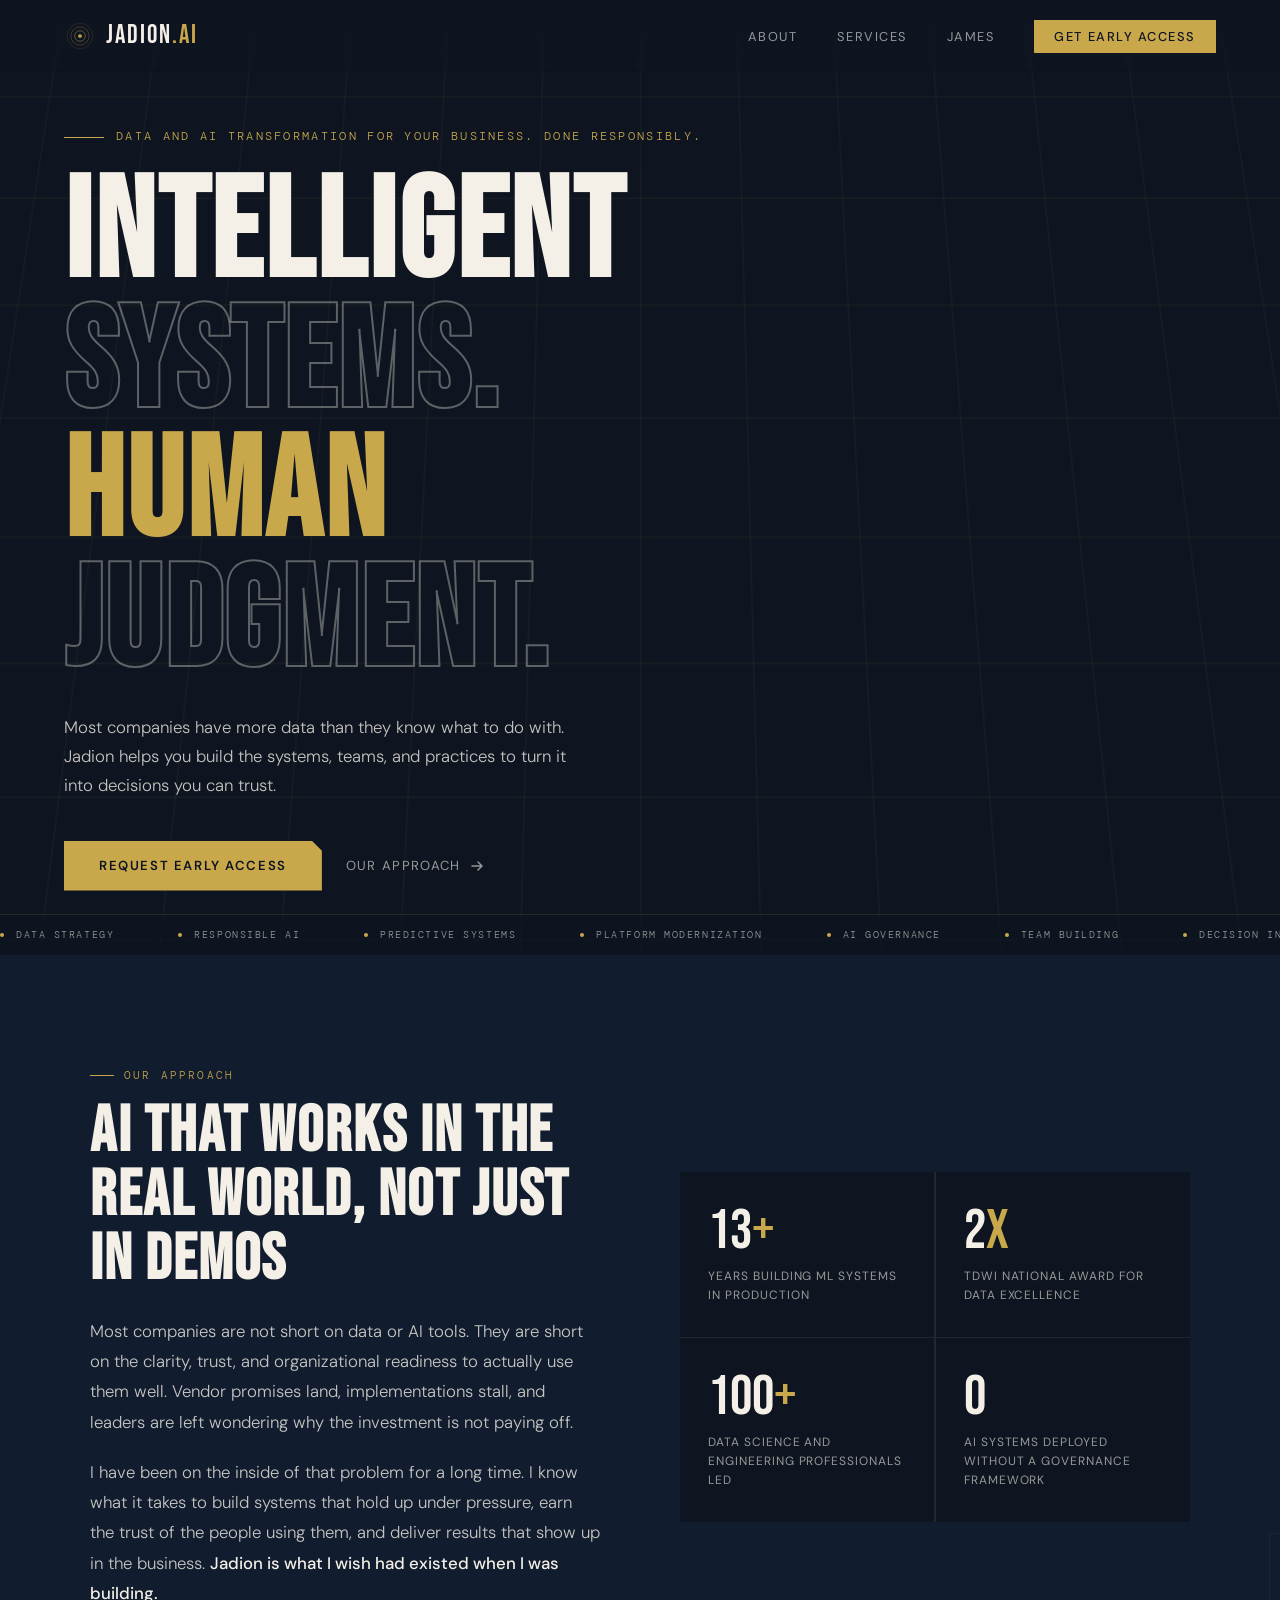
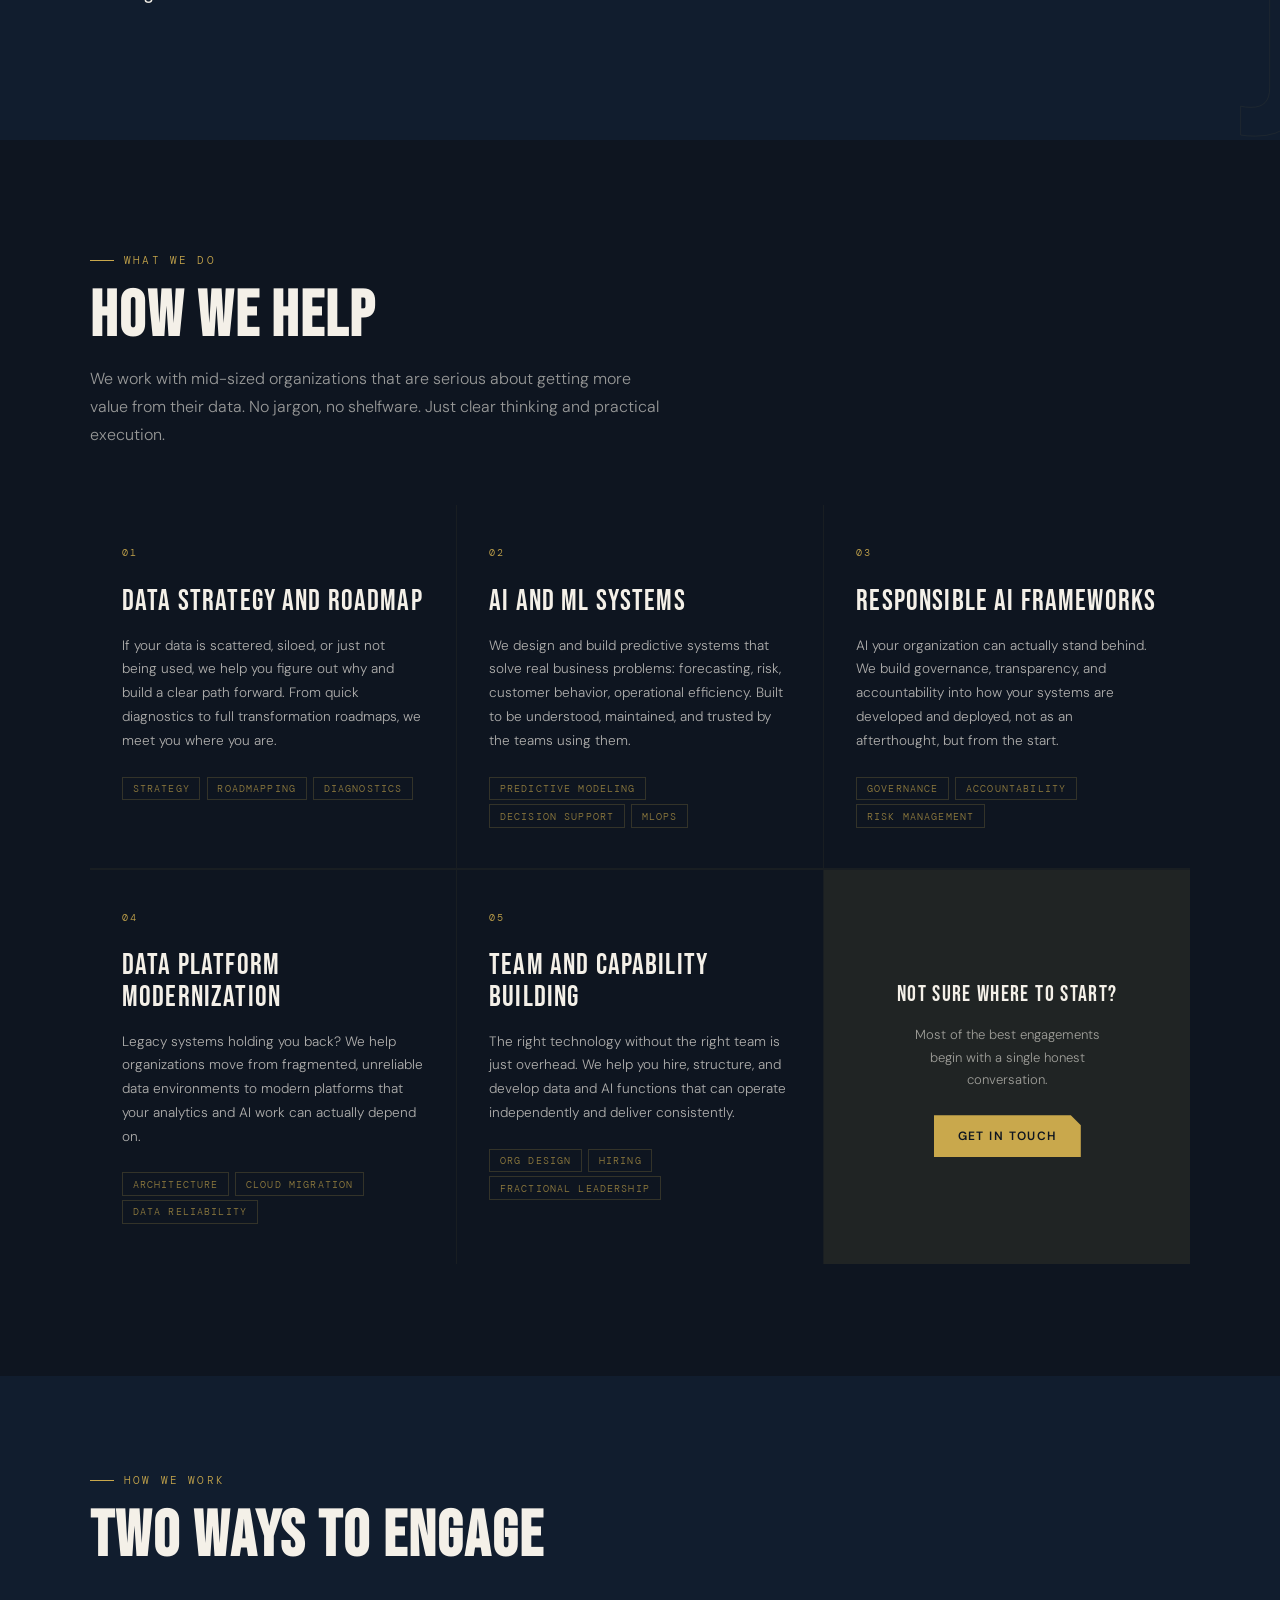
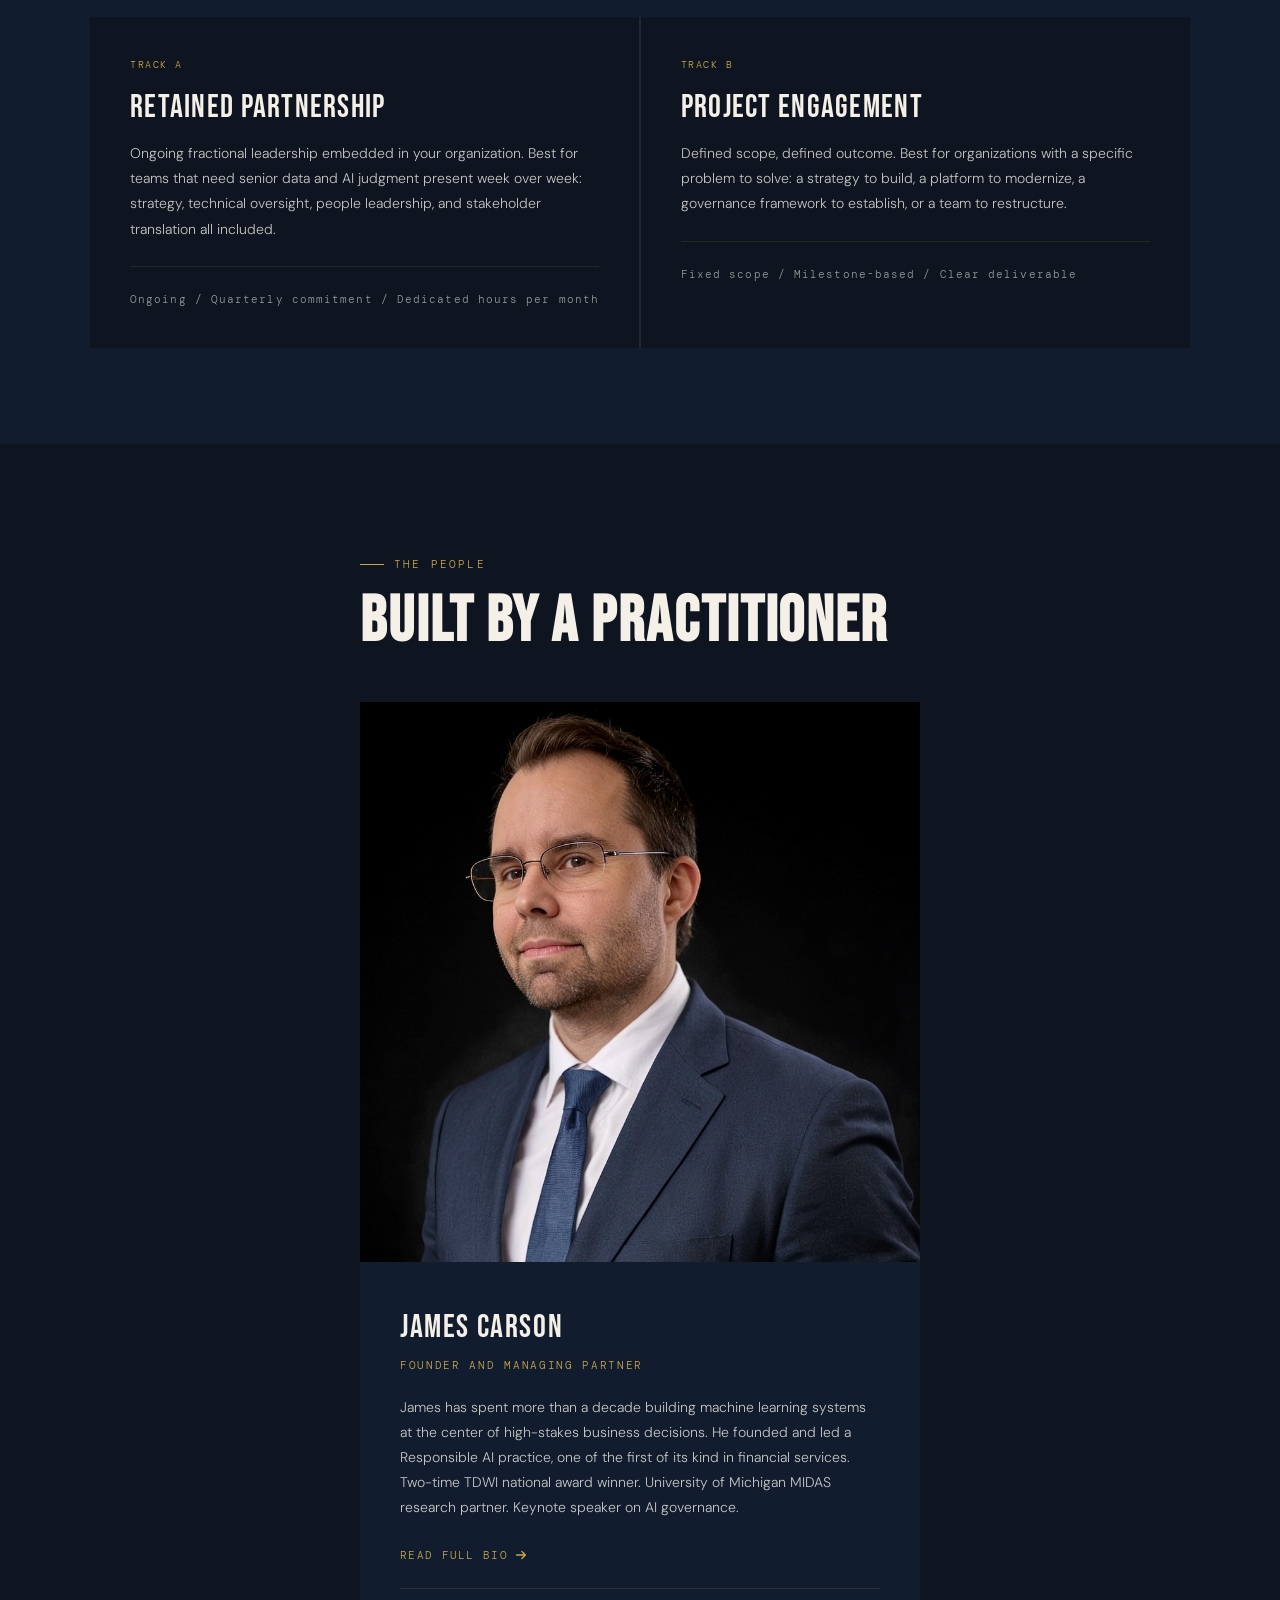
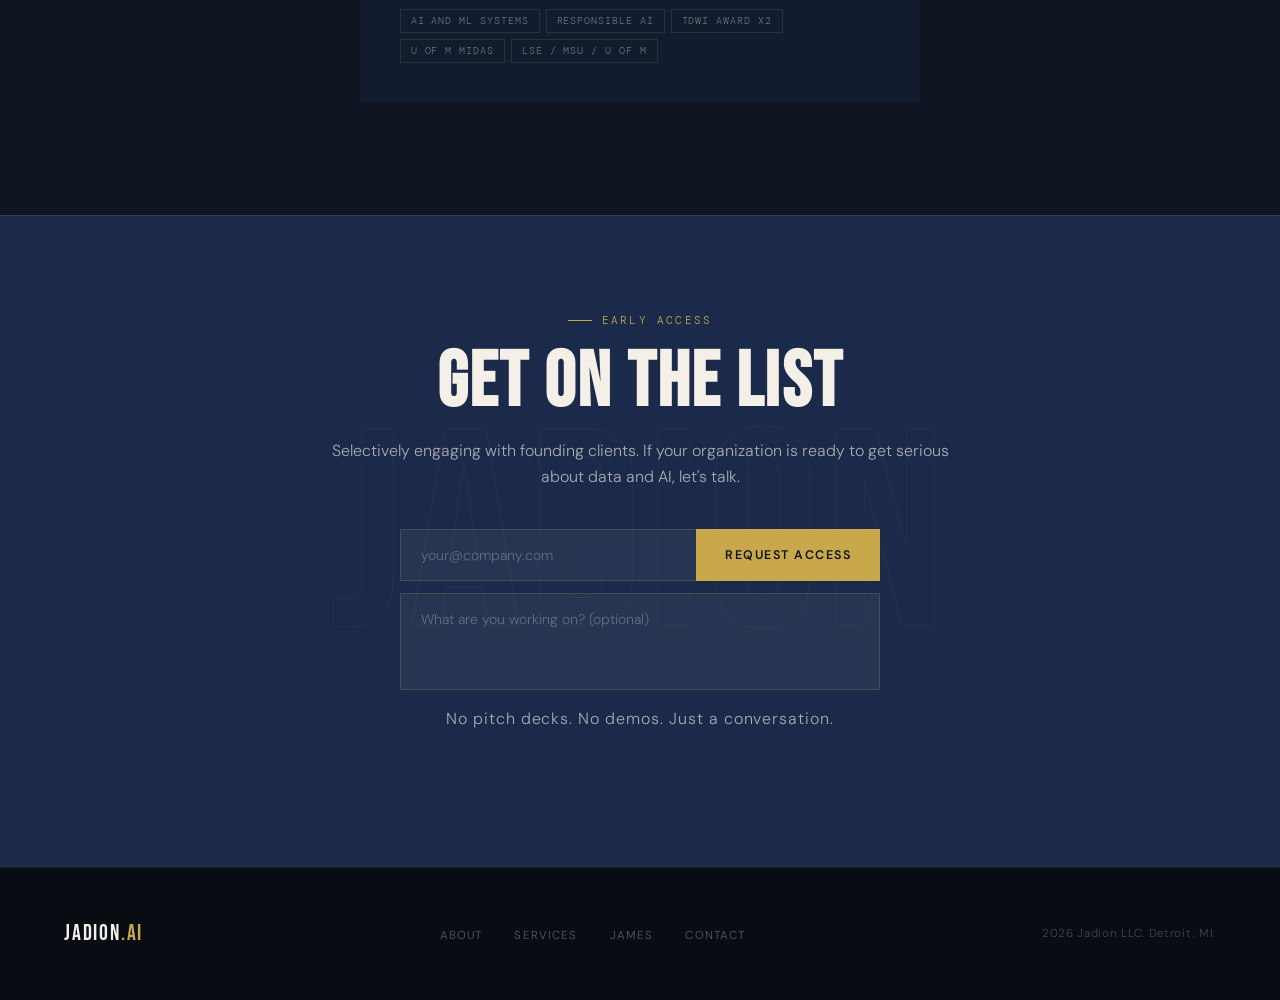
<file: index.html>
<!DOCTYPE html>
<html lang="en">
<head>
<meta charset="UTF-8">
<meta name="viewport" content="width=device-width, initial-scale=1.0">
<title>Jadion.AI</title>
<link rel="preconnect" href="https://fonts.googleapis.com">
<link href="https://fonts.googleapis.com/css2?family=Bebas+Neue&family=DM+Sans:wght@300;400;500&family=DM+Mono:wght@400;500&display=swap" rel="stylesheet">
<style>
  *, *::before, *::after { box-sizing: border-box; margin: 0; padding: 0; }

  :root {
    --bg:        #0E1520;
    --bg-mid:    #111D2E;
    --bg-light:  #1B2A4A;
    --cream:     #F4F0E8;
    --gold:      #C9A84C;
    --gold-bright:#DFC06A;
    --text-dim:  rgba(244,240,232,0.6);
    --font-display:'Bebas Neue', sans-serif;
    --font-body: 'DM Sans', sans-serif;
    --font-mono: 'DM Mono', monospace;
  }

  html { scroll-behavior: smooth; }
  body { background: var(--bg); color: var(--cream); font-family: var(--font-body); font-weight: 300; overflow-x: hidden; line-height: 1.6; }

  /* NAV */
  nav {
    position: fixed; top: 0; left: 0; right: 0; z-index: 100;
    display: flex; align-items: center; justify-content: space-between;
    padding: 1.25rem 4rem;
    background: linear-gradient(180deg, rgba(14,21,32,0.97) 0%, transparent 100%);
    backdrop-filter: blur(2px);
  }
  .nav-logo { display: flex; align-items: center; gap: 10px; text-decoration: none; }
  .nav-wordmark { font-family: var(--font-display); font-size: 1.6rem; letter-spacing: 0.08em; color: var(--cream); line-height: 1; }
  .nav-wordmark span { color: var(--gold); }
  .nav-links { display: flex; align-items: center; gap: 2.5rem; list-style: none; }
  .nav-links a { color: var(--text-dim); text-decoration: none; font-size: 0.8rem; letter-spacing: 0.12em; text-transform: uppercase; font-weight: 400; transition: color 0.2s; }
  .nav-links a:hover { color: var(--cream); }
  .nav-cta { background: var(--gold) !important; color: var(--bg) !important; padding: 0.5rem 1.25rem !important; font-weight: 500 !important; transition: background 0.2s !important; }
  .nav-cta:hover { background: var(--gold-bright) !important; }

  /* HERO */
  #hero { min-height: 100vh; display: flex; flex-direction: column; justify-content: center; padding: 8rem 4rem 4rem; position: relative; overflow: hidden; }
  .hero-bg { position: absolute; inset: 0; z-index: 0; overflow: hidden; }
  .grid-lines {
    position: absolute; inset: 0;
    background-image: linear-gradient(rgba(201,168,76,0.05) 1px, transparent 1px), linear-gradient(90deg, rgba(201,168,76,0.05) 1px, transparent 1px);
    background-size: 80px 80px;
    transform: perspective(800px) rotateX(12deg) scale(1.2); transform-origin: 50% 0%;
    animation: gridPulse 8s ease-in-out infinite;
  }
  @keyframes gridPulse { 0%,100%{opacity:0.5} 50%{opacity:1} }
  .signal-ring { position: absolute; border-radius: 50%; border: 1px solid var(--gold); opacity: 0; animation: ripple 6s ease-out infinite; }
  .signal-ring:nth-child(2){animation-delay:2s} .signal-ring:nth-child(3){animation-delay:4s}
  @keyframes ripple { 0%{width:0;height:0;top:50%;left:50%;margin:0;opacity:0.25} 100%{width:120vmax;height:120vmax;top:50%;left:50%;margin:-60vmax;opacity:0} }

  .hero-content { position: relative; z-index: 2; max-width: 900px; }
  .hero-eyebrow { font-family: var(--font-mono); font-size: 0.72rem; letter-spacing: 0.2em; text-transform: uppercase; color: var(--gold); margin-bottom: 1.5rem; opacity: 0; animation: fadeUp 0.8s 0.2s forwards; display: flex; align-items: center; gap: 12px; }
  .eyebrow-line { display: inline-block; width: 40px; height: 1px; background: var(--gold); }
  .hero-headline { font-family: var(--font-display); font-size: clamp(5rem, 11vw, 10rem); line-height: 0.92; letter-spacing: 0.02em; margin-bottom: 1.5rem; opacity: 0; animation: fadeUp 0.8s 0.4s forwards; }
  .hero-headline .solid { color: var(--cream); }
  .hero-headline .outline { color: transparent; -webkit-text-stroke: 2px rgba(244,240,232,0.35); }
  .hero-headline .accent { color: var(--gold); }
  .hero-headline .outline-accent { color: transparent; -webkit-text-stroke: 2px rgba(244,240,232,0.35); }
  .hero-sub { font-size: 1.05rem; font-weight: 300; color: rgba(244,240,232,0.8); max-width: 520px; margin-bottom: 2.5rem; opacity: 0; animation: fadeUp 0.8s 0.6s forwards; line-height: 1.75; }
  .hero-actions { display: flex; align-items: center; gap: 1.5rem; opacity: 0; animation: fadeUp 0.8s 0.8s forwards; }
  @keyframes fadeUp { from{opacity:0;transform:translateY(24px)} to{opacity:1;transform:translateY(0)} }

  .btn-primary { display: inline-block; padding: 0.9rem 2.2rem; background: var(--gold); color: var(--bg); font-family: var(--font-body); font-size: 0.82rem; font-weight: 600; letter-spacing: 0.12em; text-transform: uppercase; text-decoration: none; border: none; cursor: pointer; transition: background 0.2s, transform 0.15s; clip-path: polygon(0 0, calc(100% - 10px) 0, 100% 10px, 100% 100%, 0 100%); }
  .btn-primary:hover { background: var(--gold-bright); transform: translateY(-2px); }
  .btn-primary--sm { font-size: 0.75rem; padding: 0.7rem 1.5rem; }
  .btn-ghost { display: inline-flex; align-items: center; gap: 8px; color: var(--text-dim); font-size: 0.82rem; font-weight: 400; letter-spacing: 0.1em; text-transform: uppercase; text-decoration: none; transition: color 0.2s; cursor: pointer; background: none; border: none; }
  .btn-ghost:hover { color: var(--cream); }
  .btn-ghost svg { transition: transform 0.2s; }
  .btn-ghost:hover svg { transform: translateX(4px); }

  .hero-ticker { position: absolute; bottom: 0; left: 0; right: 0; z-index: 2; border-top: 1px solid rgba(201,168,76,0.15); overflow: hidden; padding: 0.7rem 0; background: rgba(14,21,32,0.7); }
  .ticker-track { display: flex; gap: 4rem; white-space: nowrap; animation: ticker 25s linear infinite; }
  .ticker-item { font-family: var(--font-mono); font-size: 0.65rem; letter-spacing: 0.15em; text-transform: uppercase; color: var(--text-dim); flex-shrink: 0; display: flex; align-items: center; gap: 0.75rem; }
  .ticker-dot { width: 4px; height: 4px; border-radius: 50%; background: var(--gold); flex-shrink: 0; }
  @keyframes ticker { 0%{transform:translateX(0)} 100%{transform:translateX(-50%)} }

  /* SHARED */
  section { padding: 7rem 4rem; }
  .section-label { font-family: var(--font-mono); font-size: 0.68rem; letter-spacing: 0.2em; text-transform: uppercase; color: var(--gold); margin-bottom: 1rem; display: flex; align-items: center; gap: 10px; }
  .section-label::before { content:''; display: inline-block; width: 24px; height: 1px; background: var(--gold); }
  h2 { font-family: var(--font-display); font-size: clamp(2.8rem,5vw,4.5rem); line-height: 1; letter-spacing: 0.03em; color: var(--cream); margin-bottom: 1.5rem; }

  .reveal { opacity:0; transform:translateY(32px); transition:opacity 0.7s ease,transform 0.7s ease; }
  .reveal.visible { opacity:1; transform:translateY(0); }
  .reveal-delay-1{transition-delay:0.1s} .reveal-delay-2{transition-delay:0.2s}

  /* THESIS */
  #thesis { background: var(--bg-mid); position: relative; overflow: hidden; }
  .thesis-inner { display: grid; grid-template-columns: 1fr 1fr; gap: 5rem; align-items: center; max-width: 1100px; margin: 0 auto; }
  .thesis-text p { font-size: 1.05rem; line-height: 1.8; color: rgba(244,240,232,0.8); margin-bottom: 1.25rem; }
  .thesis-text p strong { color: var(--cream); font-weight: 500; }
  .thesis-stat-grid { display: grid; grid-template-columns: 1fr 1fr; gap: 1.5px; background: rgba(201,168,76,0.08); }
  .stat-box { background: var(--bg); padding: 2rem 1.75rem; transition: background 0.2s; }
  .stat-box:hover { background: var(--bg-light); }
  .stat-number { font-family: var(--font-display); font-size: 3.5rem; line-height: 1; color: var(--cream); margin-bottom: 0.4rem; }
  .stat-number span { color: var(--gold); }
  .stat-label { font-size: 0.75rem; font-weight: 400; letter-spacing: 0.08em; text-transform: uppercase; color: var(--text-dim); }
  .thesis-number { font-family: var(--font-display); font-size: 18rem; line-height: 0.85; color: transparent; -webkit-text-stroke: 1px rgba(201,168,76,0.07); position: absolute; right: -2rem; bottom: -2rem; pointer-events: none; user-select: none; }

  /* SERVICES */
  #services { background: var(--bg); }
  .services-header-block { max-width: 1100px; margin: 0 auto; }
  .services-intro { font-size: 1rem; color: var(--text-dim); max-width: 580px; font-weight: 300; line-height: 1.75; margin-top: -0.5rem; }
  .service-cards { display: grid; grid-template-columns: repeat(3,1fr); gap: 1.5px; background: rgba(201,168,76,0.06); max-width: 1100px; margin: 3.5rem auto 0; }
  .service-card { background: var(--bg); padding: 2.5rem 2rem; position: relative; overflow: hidden; transition: background 0.3s; }
  .service-card::after { content:''; position: absolute; bottom:0;left:0;right:0; height:2px; background: var(--gold); transform:scaleX(0); transform-origin:left; transition:transform 0.3s; }
  .service-card:hover { background: var(--bg-mid); }
  .service-card:hover::after { transform:scaleX(1); }
  .service-card--cta { display:flex;flex-direction:column;justify-content:center;align-items:center;text-align:center;background:rgba(201,168,76,0.04); }
  .service-num { font-family: var(--font-mono); font-size: 0.65rem; color: var(--gold); letter-spacing: 0.15em; margin-bottom: 1.5rem; }
  .service-title { font-family: var(--font-display); font-size: 1.8rem; letter-spacing: 0.04em; color: var(--cream); margin-bottom: 1rem; line-height: 1.1; }
  .service-desc { font-size: 0.85rem; line-height: 1.75; color: rgba(244,240,232,0.7); font-weight: 300; margin-bottom: 1.25rem; }
  .service-tag { display: inline-block; font-family: var(--font-mono); font-size: 0.6rem; letter-spacing: 0.12em; text-transform: uppercase; color: rgba(201,168,76,0.7); border: 1px solid rgba(201,168,76,0.2); padding: 0.2rem 0.6rem; margin-right: 0.4rem; margin-top: 0.25rem; }
  .service-cta-title { font-family: var(--font-display); font-size: 1.4rem; letter-spacing: 0.06em; color: var(--cream); margin-bottom: 0.75rem; }
  .service-cta-desc { font-size: 0.82rem; color: var(--text-dim); line-height: 1.7; margin-bottom: 1.5rem; max-width: 220px; }

  /* ENGAGEMENT */
  #engagement { background: var(--bg-mid); padding: 6rem 4rem; }
  .engagement-header { max-width: 1100px; margin: 0 auto; }
  .engagement-grid { max-width: 1100px; margin: 3rem auto 0; display: grid; grid-template-columns: 1fr 1fr; gap: 1.5px; background: rgba(201,168,76,0.08); }
  .engagement-track { background: var(--bg); padding: 2.5rem; }
  .track-label { font-family: var(--font-mono); font-size: 0.65rem; letter-spacing: 0.15em; text-transform: uppercase; color: var(--gold); margin-bottom: 1rem; }
  .track-title { font-family: var(--font-display); font-size: 2rem; letter-spacing: 0.04em; color: var(--cream); margin-bottom: 1rem; line-height: 1.1; }
  .track-desc { font-size: 0.875rem; line-height: 1.8; color: rgba(244,240,232,0.8); font-weight: 300; }
  .track-detail { margin-top: 1.5rem; padding-top: 1.5rem; border-top: 1px solid rgba(201,168,76,0.12); font-family: var(--font-mono); font-size: 0.68rem; letter-spacing: 0.1em; color: var(--text-dim); }

  /* FOUNDER */
  #founders { background: var(--bg); padding: 7rem 4rem; }
  .founders-inner { max-width: 560px; margin: 0 auto; }
  .founder-card { background: var(--bg-mid); }
  .founder-photo { width: 100%; aspect-ratio: 1/1; object-fit: cover; object-position: center top; display: block; filter: grayscale(15%) contrast(1.05); transition: filter 0.3s; }
  .founder-card:hover .founder-photo { filter: grayscale(0%) contrast(1.05); }
  .founder-info { padding: 2.5rem; }
  .founder-name { font-family: var(--font-display); font-size: 2rem; letter-spacing: 0.05em; color: var(--cream); margin-bottom: 0.25rem; }
  .founder-role { font-family: var(--font-mono); font-size: 0.7rem; letter-spacing: 0.15em; text-transform: uppercase; color: var(--gold); margin-bottom: 1.25rem; }
  .founder-bio { font-size: 0.875rem; line-height: 1.8; color: rgba(244,240,232,0.8); margin-bottom: 1.25rem; }
  .read-more { display: inline-flex; align-items: center; gap: 6px; font-family: var(--font-mono); font-size: 0.68rem; letter-spacing: 0.12em; text-transform: uppercase; color: var(--gold); text-decoration: none; margin-bottom: 1.5rem; transition: gap 0.2s; }
  .read-more:hover { gap: 10px; }
  .founder-credentials { padding-top: 1.25rem; border-top: 1px solid rgba(201,168,76,0.12); display: flex; flex-wrap: wrap; gap: 0.4rem; }
  .cred-tag { font-family: var(--font-mono); font-size: 0.6rem; letter-spacing: 0.1em; text-transform: uppercase; color: rgba(244,240,232,0.4); border: 1px solid rgba(201,168,76,0.15); padding: 0.2rem 0.6rem; }

  /* WAITLIST */
  #waitlist { background: var(--bg-light); position: relative; overflow: hidden; padding: 6rem 4rem; border-top: 1px solid rgba(201,168,76,0.15); }
  .waitlist-bg-text { position: absolute; top:50%;left:50%; transform:translate(-50%,-50%); font-family:var(--font-display); font-size:22vw; color:transparent; -webkit-text-stroke:1px rgba(201,168,76,0.06); white-space:nowrap; pointer-events:none; user-select:none; letter-spacing:0.02em; }
  .waitlist-inner { position:relative;z-index:2;max-width:640px;margin:0 auto;text-align:center; }
  .waitlist-inner h2 { font-size:clamp(3rem,6vw,5.5rem);margin-bottom:1rem;color:var(--cream); }
  .waitlist-inner p { font-size:1rem;color:rgba(244,240,232,0.65);margin-bottom:2.5rem;font-weight:300; }
  .waitlist-label { justify-content:center; }
  .waitlist-form { display:flex;max-width:480px;margin:0 auto; }
  .waitlist-textarea { width:100%;max-width:480px;margin:0.75rem auto 0;display:block;padding:0.85rem 1.25rem;background:rgba(244,240,232,0.05);border:1px solid rgba(201,168,76,0.2);color:var(--cream);font-family:var(--font-body);font-size:0.875rem;font-weight:300;outline:none;resize:none;transition:background 0.2s;line-height:1.6; }
  .waitlist-textarea::placeholder { color:rgba(244,240,232,0.3); }
  .waitlist-textarea:focus { background:rgba(244,240,232,0.08); }
  .waitlist-input { flex:1;padding:1rem 1.25rem;background:rgba(244,240,232,0.05);border:1px solid rgba(201,168,76,0.2);border-right:none;color:var(--cream);font-family:var(--font-body);font-size:0.875rem;font-weight:300;outline:none;transition:background 0.2s; }
  .waitlist-input::placeholder { color:rgba(244,240,232,0.3); }
  .waitlist-input:focus { background:rgba(244,240,232,0.08); }
  .waitlist-btn { padding:1rem 1.75rem;background:var(--gold);color:var(--bg);border:1px solid var(--gold);font-family:var(--font-body);font-size:0.78rem;font-weight:600;letter-spacing:0.12em;text-transform:uppercase;cursor:pointer;transition:background 0.2s;white-space:nowrap; }
  .waitlist-btn:hover { background:var(--gold-bright); }
  .waitlist-note { font-size:0.72rem;color:rgba(244,240,232,0.35);margin-top:1rem;letter-spacing:0.06em; }
  .success-msg { display:none;font-family:var(--font-mono);font-size:0.85rem;letter-spacing:0.12em;text-transform:uppercase;color:var(--gold);padding:1rem;border:1px solid rgba(201,168,76,0.3); }

  /* FOOTER */
  footer { background:#080D14;padding:3rem 4rem;display:flex;justify-content:space-between;align-items:center;border-top:1px solid rgba(201,168,76,0.1); }
  .footer-logo { font-family:var(--font-display);font-size:1.4rem;letter-spacing:0.08em;color:var(--cream); }
  .footer-logo span { color:var(--gold); }
  .footer-copy { font-size:0.72rem;color:rgba(244,240,232,0.25);letter-spacing:0.06em; }
  .footer-links { display:flex;gap:2rem;list-style:none; }
  .footer-links a { font-size:0.72rem;color:rgba(244,240,232,0.35);text-decoration:none;letter-spacing:0.1em;text-transform:uppercase;transition:color 0.2s; }
  .footer-links a:hover { color:var(--cream); }

  @media(max-width:768px){
    nav{padding:1rem 1.5rem} .nav-links{display:none}
    #hero{padding:7rem 1.5rem 5rem} section{padding:5rem 1.5rem}
    #engagement{padding:5rem 1.5rem} #waitlist{padding:5rem 1.5rem} #founders{padding:5rem 1.5rem}
    .thesis-inner{grid-template-columns:1fr;gap:3rem} .thesis-stat-grid{grid-template-columns:1fr 1fr}
    .service-cards{grid-template-columns:1fr} .engagement-grid{grid-template-columns:1fr}
    footer{flex-direction:column;gap:1.5rem;text-align:center}
    .waitlist-form{flex-direction:column} .waitlist-input{border-right:1px solid rgba(201,168,76,0.2);border-bottom:none}
  }
</style>
</head>
<body>

<nav>
  <a href="#" class="nav-logo">
    <svg width="32" height="32" viewBox="0 0 120 120" fill="none">
      <circle cx="60" cy="60" r="48" fill="none" stroke="#C9A84C" stroke-width="2.5" opacity="0.2"/>
      <circle cx="60" cy="60" r="34" fill="none" stroke="#C9A84C" stroke-width="2.5" opacity="0.4"/>
      <circle cx="60" cy="60" r="20" fill="none" stroke="#C9A84C" stroke-width="2.5" opacity="0.65"/>
      <circle cx="60" cy="60" r="7" fill="#C9A84C"/>
    </svg>
    <span class="nav-wordmark">JADION<span>.AI</span></span>
  </a>
  <ul class="nav-links">
    <li><a href="#thesis">About</a></li>
    <li><a href="#services">Services</a></li>
    <li><a href="#founders">James</a></li>
    <li><a href="#waitlist" class="nav-cta">Get Early Access</a></li>
  </ul>
</nav>

<section id="hero">
  <div class="hero-bg">
    <div class="grid-lines"></div>
    <div class="signal-ring"></div>
    <div class="signal-ring"></div>
    <div class="signal-ring"></div>
  </div>
  <div class="hero-content">
    <div class="hero-eyebrow"><span class="eyebrow-line"></span><span>Data and AI transformation for your business. Done responsibly.</span></div>
    <h1 class="hero-headline">
      <span class="solid">INTELLIGENT</span><br>
      <span class="outline">SYSTEMS.</span><br>
      <span class="accent">HUMAN</span><br>
      <span class="outline-accent">JUDGMENT.</span>
    </h1>
    <p class="hero-sub">Most companies have more data than they know what to do with. Jadion helps you build the systems, teams, and practices to turn it into decisions you can trust.</p>
    <div class="hero-actions">
      <a href="#waitlist" class="btn-primary">Request Early Access</a>
      <a href="#thesis" class="btn-ghost">Our approach <svg width="16" height="16" viewBox="0 0 16 16" fill="none"><path d="M3 8h10M9 4l4 4-4 4" stroke="currentColor" stroke-width="1.5" stroke-linecap="round" stroke-linejoin="round"/></svg></a>
    </div>
  </div>
  <div class="hero-ticker">
    <div class="ticker-track">
      <span class="ticker-item"><span class="ticker-dot"></span>Data Strategy</span>
      <span class="ticker-item"><span class="ticker-dot"></span>Responsible AI</span>
      <span class="ticker-item"><span class="ticker-dot"></span>Predictive Systems</span>
      <span class="ticker-item"><span class="ticker-dot"></span>Platform Modernization</span>
      <span class="ticker-item"><span class="ticker-dot"></span>AI Governance</span>
      <span class="ticker-item"><span class="ticker-dot"></span>Team Building</span>
      <span class="ticker-item"><span class="ticker-dot"></span>Decision Intelligence</span>
      <span class="ticker-item"><span class="ticker-dot"></span>Organizational Transformation</span>
      <span class="ticker-item"><span class="ticker-dot"></span>Data Strategy</span>
      <span class="ticker-item"><span class="ticker-dot"></span>Responsible AI</span>
      <span class="ticker-item"><span class="ticker-dot"></span>Predictive Systems</span>
      <span class="ticker-item"><span class="ticker-dot"></span>Platform Modernization</span>
      <span class="ticker-item"><span class="ticker-dot"></span>AI Governance</span>
      <span class="ticker-item"><span class="ticker-dot"></span>Team Building</span>
      <span class="ticker-item"><span class="ticker-dot"></span>Decision Intelligence</span>
      <span class="ticker-item"><span class="ticker-dot"></span>Organizational Transformation</span>
    </div>
  </div>
</section>

<section id="thesis">
  <div class="thesis-inner">
    <div class="thesis-text reveal">
      <div class="section-label">Our Approach</div>
      <h2>AI That Works in the Real World, Not Just in Demos</h2>
      <p>Most companies are not short on data or AI tools. They are short on the clarity, trust, and organizational readiness to actually use them well. Vendor promises land, implementations stall, and leaders are left wondering why the investment is not paying off.</p>
      <p>I have been on the inside of that problem for a long time. I know what it takes to build systems that hold up under pressure, earn the trust of the people using them, and deliver results that show up in the business. <strong>Jadion is what I wish had existed when I was building.</strong></p>
    </div>
    <div class="thesis-stat-grid reveal reveal-delay-2">
    <div class="stat-box"><div class="stat-number">13<span>+</span></div><div class="stat-label">Years Building ML Systems in Production</div></div>
    <div class="stat-box"><div class="stat-number">2<span>x</span></div><div class="stat-label">TDWI National Award for Data Excellence</div></div>
    <div class="stat-box"><div class="stat-number">100<span>+</span></div><div class="stat-label">Data Science and Engineering Professionals Led</div></div>
    <div class="stat-box"><div class="stat-number">0</div><div class="stat-label">AI Systems Deployed Without a Governance Framework</div></div>
    </div>
  </div>
  <div class="thesis-number" aria-hidden="true">J</div>
</section>

<section id="services">
  <div class="services-header-block">
    <div class="section-label reveal">What We Do</div>
    <h2 class="reveal">How We Help</h2>
    <p class="reveal services-intro">We work with mid-sized organizations that are serious about getting more value from their data. No jargon, no shelfware. Just clear thinking and practical execution.</p>
  </div>
  <div class="service-cards">
    <div class="service-card reveal">
      <div class="service-num">01</div>
      <div class="service-title">Data Strategy and Roadmap</div>
      <p class="service-desc">If your data is scattered, siloed, or just not being used, we help you figure out why and build a clear path forward. From quick diagnostics to full transformation roadmaps, we meet you where you are.</p>
      <div><span class="service-tag">Strategy</span><span class="service-tag">Roadmapping</span><span class="service-tag">Diagnostics</span></div>
    </div>
    <div class="service-card reveal reveal-delay-1">
      <div class="service-num">02</div>
      <div class="service-title">AI and ML Systems</div>
      <p class="service-desc">We design and build predictive systems that solve real business problems: forecasting, risk, customer behavior, operational efficiency. Built to be understood, maintained, and trusted by the teams using them.</p>
      <div><span class="service-tag">Predictive Modeling</span><span class="service-tag">Decision Support</span><span class="service-tag">MLOps</span></div>
    </div>
    <div class="service-card reveal reveal-delay-2">
      <div class="service-num">03</div>
      <div class="service-title">Responsible AI Frameworks</div>
      <p class="service-desc">AI your organization can actually stand behind. We build governance, transparency, and accountability into how your systems are developed and deployed, not as an afterthought, but from the start.</p>
      <div><span class="service-tag">Governance</span><span class="service-tag">Accountability</span><span class="service-tag">Risk Management</span></div>
    </div>
    <div class="service-card reveal">
      <div class="service-num">04</div>
      <div class="service-title">Data Platform Modernization</div>
      <p class="service-desc">Legacy systems holding you back? We help organizations move from fragmented, unreliable data environments to modern platforms that your analytics and AI work can actually depend on.</p>
      <div><span class="service-tag">Architecture</span><span class="service-tag">Cloud Migration</span><span class="service-tag">Data Reliability</span></div>
    </div>
    <div class="service-card reveal reveal-delay-1">
      <div class="service-num">05</div>
      <div class="service-title">Team and Capability Building</div>
      <p class="service-desc">The right technology without the right team is just overhead. We help you hire, structure, and develop data and AI functions that can operate independently and deliver consistently.</p>
      <div><span class="service-tag">Org Design</span><span class="service-tag">Hiring</span><span class="service-tag">Fractional Leadership</span></div>
    </div>
    <div class="service-card service-card--cta reveal reveal-delay-2">
      <div class="service-cta-title">Not sure where to start?</div>
      <p class="service-cta-desc">Most of the best engagements begin with a single honest conversation.</p>
      <a href="#waitlist" class="btn-primary btn-primary--sm">Get in Touch</a>
    </div>
  </div>
</section>

<section id="engagement">
  <div class="engagement-header">
    <div class="section-label reveal">How We Work</div>
    <h2 class="reveal">Two Ways to Engage</h2>
  </div>
  <div class="engagement-grid">
    <div class="engagement-track reveal">
      <div class="track-label">Track A</div>
      <div class="track-title">Retained Partnership</div>
      <p class="track-desc">Ongoing fractional leadership embedded in your organization. Best for teams that need senior data and AI judgment present week over week: strategy, technical oversight, people leadership, and stakeholder translation all included.</p>
      <div class="track-detail">Ongoing / Quarterly commitment / Dedicated hours per month</div>
    </div>
    <div class="engagement-track reveal reveal-delay-1">
      <div class="track-label">Track B</div>
      <div class="track-title">Project Engagement</div>
      <p class="track-desc">Defined scope, defined outcome. Best for organizations with a specific problem to solve: a strategy to build, a platform to modernize, a governance framework to establish, or a team to restructure.</p>
      <div class="track-detail">Fixed scope / Milestone-based / Clear deliverable</div>
    </div>
  </div>
</section>

<section id="founders">
  <div class="founders-inner">
    <div class="section-label reveal">The People</div>
    <h2 class="reveal">Built by a Practitioner</h2>
    <div style="margin-top:3rem;">
      <div class="founder-card reveal">
        <img src="james.jpg" alt="James Carson" class="founder-photo">
        <div class="founder-info">
          <div class="founder-name">James Carson</div>
          <div class="founder-role">Founder and Managing Partner</div>
          <p class="founder-bio">James has spent more than a decade building machine learning systems at the center of high-stakes business decisions. He founded and led a Responsible AI practice, one of the first of its kind in financial services. Two-time TDWI national award winner. University of Michigan MIDAS research partner. Keynote speaker on AI governance.</p>
          <a href="james.html" class="read-more">Read full bio <svg width="14" height="14" viewBox="0 0 16 16" fill="none"><path d="M3 8h10M9 4l4 4-4 4" stroke="currentColor" stroke-width="1.5" stroke-linecap="round" stroke-linejoin="round"/></svg></a>
          <div class="founder-credentials">
            <span class="cred-tag">AI and ML Systems</span>
            <span class="cred-tag">Responsible AI</span>
            <span class="cred-tag">TDWI Award x2</span>
            <span class="cred-tag">U of M MIDAS</span>
            <span class="cred-tag">LSE / MSU / U of M</span>
          </div>
        </div>
      </div>
    </div>
  </div>
</section>

<section id="waitlist">
  <div class="waitlist-bg-text" aria-hidden="true">JADION</div>
  <div class="waitlist-inner">
    <div class="section-label waitlist-label">Early Access</div>
    <h2>Get on the List</h2>
    <p>Selectively engaging with founding clients. If your organization is ready to get serious about data and AI, let's talk.</p>
    <div id="form-wrap">
      <div class="waitlist-form">
        <input class="waitlist-input" type="email" id="email-input" placeholder="your@company.com" autocomplete="off"/>
        <button class="waitlist-btn" onclick="handleSubmit()">Request Access</button>
      </div>
      <textarea class="waitlist-textarea" id="notes-input" placeholder="What are you working on? (optional)" rows="3"></textarea>
      <p class="waitlist-note">No pitch decks. No demos. Just a conversation.</p>
    </div>
    <div class="success-msg" id="success-msg">Request received. We will be in touch shortly.</div>
  </div>
</section>

<footer>
  <div class="footer-logo">JADION<span>.AI</span></div>
  <ul class="footer-links">
    <li><a href="#thesis">About</a></li>
    <li><a href="#services">Services</a></li>
    <li><a href="#founders">James</a></li>
    <li><a href="#waitlist">Contact</a></li>
  </ul>
  <div class="footer-copy">2026 Jadion LLC. Detroit, MI.</div>
</footer>

<script>
async function handleSubmit() {
  var input = document.getElementById('email-input');
  var notesInput = document.getElementById('notes-input');
  var btn = document.querySelector('.waitlist-btn');
  var val = input ? input.value.trim() : '';
  var notes = notesInput ? notesInput.value.trim() : '';
  if (!val || !val.includes('@')) {
    input.style.borderColor = 'rgba(201,168,76,0.6)';
    setTimeout(function(){input.style.borderColor='rgba(201,168,76,0.2)'},800);
    return;
  }
  if(btn){btn.textContent='Submitting...';btn.disabled=true;}
  try {
    var response = await fetch('/api/submit',{method:'POST',headers:{'Content-Type':'application/json'},body:JSON.stringify({email:val,notes:notes})});
    if(response.ok){document.getElementById('form-wrap').style.display='none';document.getElementById('success-msg').style.display='block';}
    else{throw new Error('failed');}
  } catch(err){
    if(btn){btn.textContent='Request Access';btn.disabled=false;}
    input.style.borderColor='rgba(201,168,76,0.6)';
    setTimeout(function(){input.style.borderColor='rgba(201,168,76,0.2)'},800);
  }
}
(function(){
  var observer = new IntersectionObserver(function(entries){
    entries.forEach(function(entry){if(entry.isIntersecting)entry.target.classList.add('visible');});
  },{threshold:0.12});
  document.querySelectorAll('.reveal').forEach(function(el){observer.observe(el);});
})();
</script>
</body>
</html>
</file>
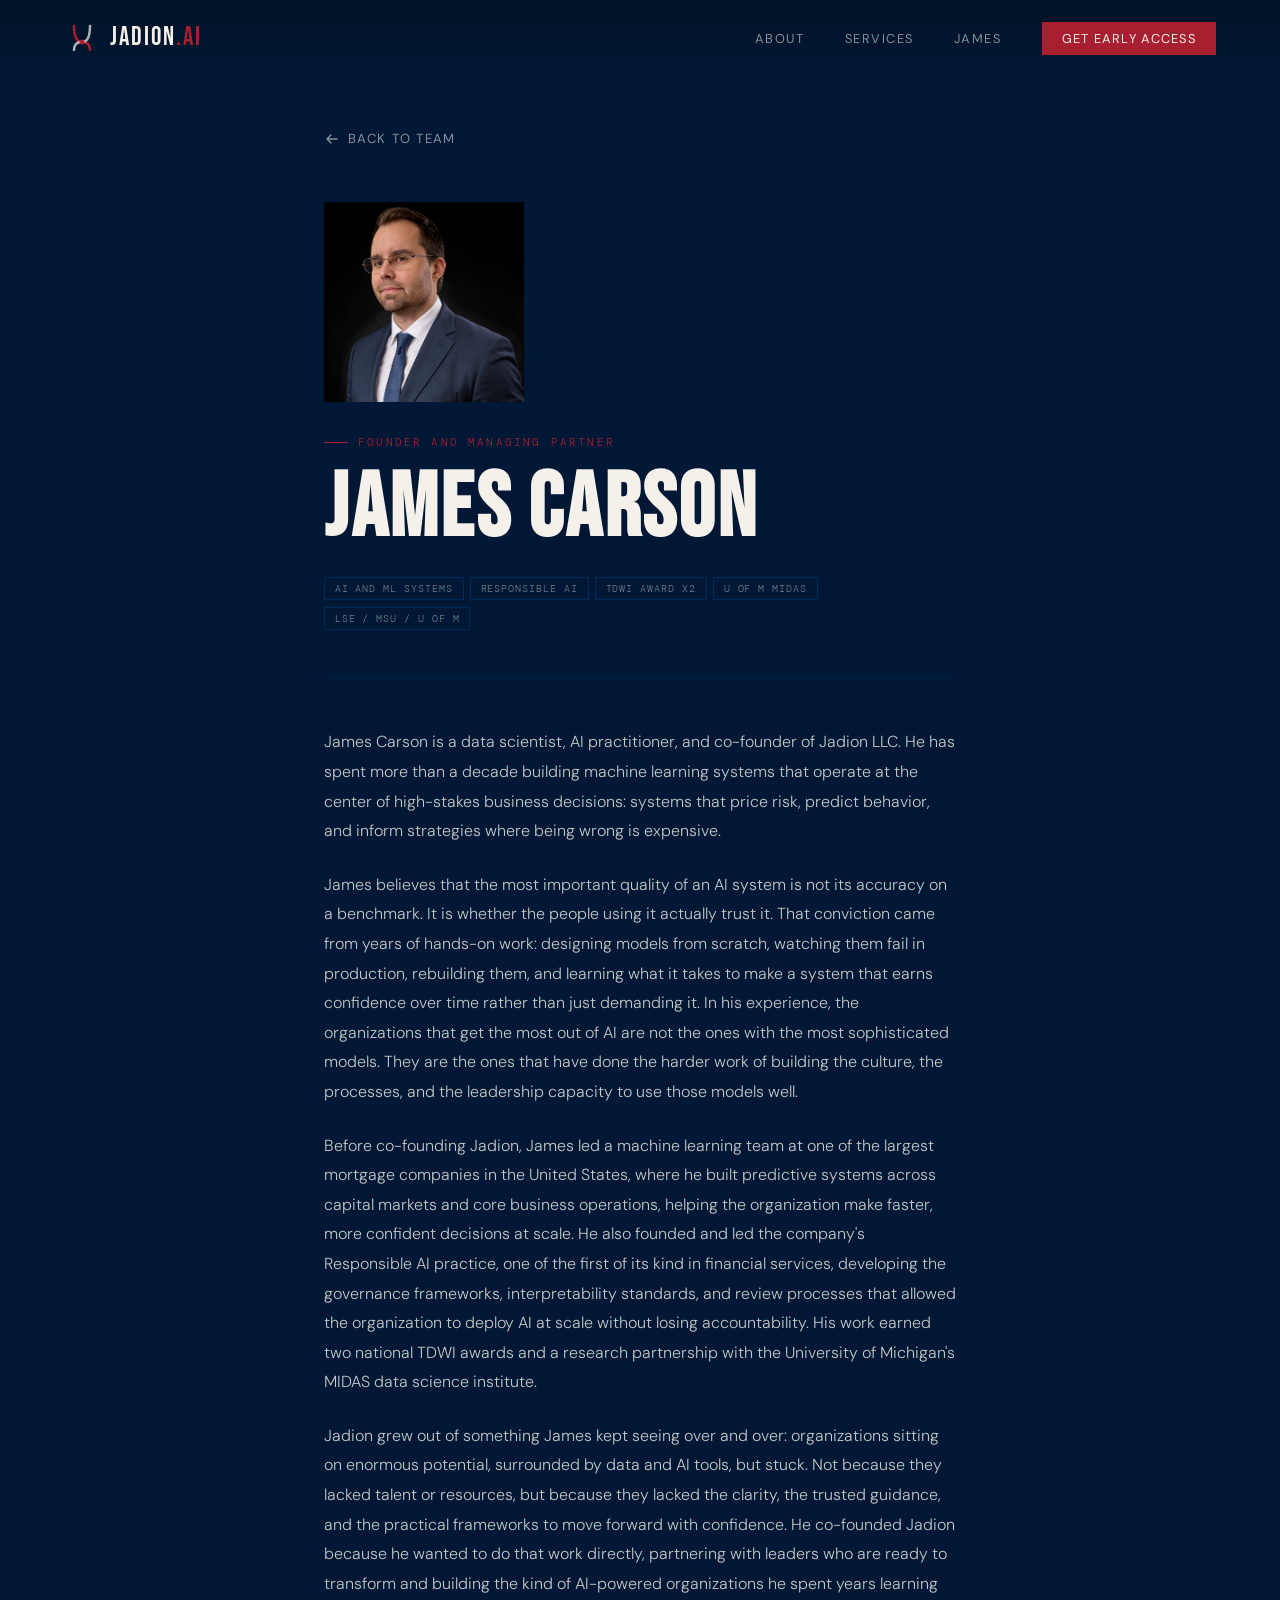
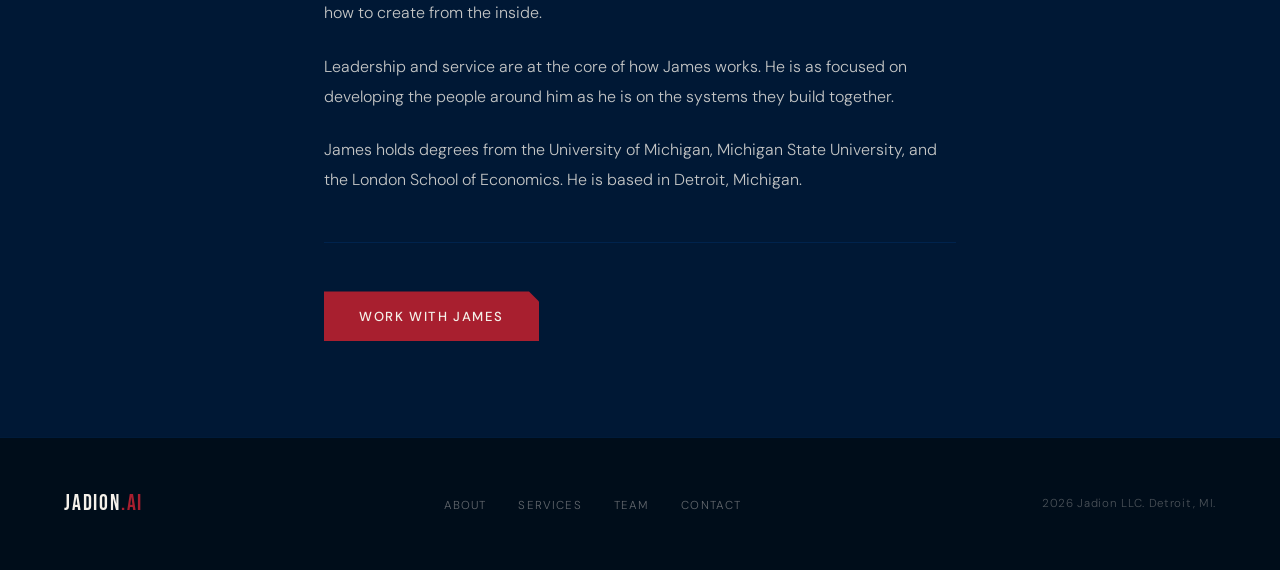
<file: james.html>
<!DOCTYPE html>
<html lang="en">
<head>
<meta charset="UTF-8">
<meta name="viewport" content="width=device-width, initial-scale=1.0">
<title>James Carson | Jadion.AI</title>
<link rel="preconnect" href="https://fonts.googleapis.com">
<link href="https://fonts.googleapis.com/css2?family=Bebas+Neue&family=DM+Sans:ital,wght@0,300;0,400;0,500;1,300&family=DM+Mono:wght@400;500&display=swap" rel="stylesheet">
<link rel="stylesheet" href="styles.css">
</head>
<body>

<!-- NAV -->
<nav>
  <a href="index.html" class="nav-logo">
    <svg class="logo-mark" viewBox="0 0 36 36" fill="none" xmlns="http://www.w3.org/2000/svg">
      <path d="M10 6 Q10 22 18 22 Q26 22 26 30" stroke="#A81F2F" stroke-width="2.5" stroke-linecap="round" fill="none"/>
      <path d="M26 6 Q26 22 18 22 Q10 22 10 30" stroke="#F5F1EA" stroke-width="2.5" stroke-linecap="round" fill="none" opacity="0.7"/>
      <circle cx="18" cy="22" r="2.5" fill="#A81F2F"/>
    </svg>
    <span class="nav-wordmark">JADION<span>.AI</span></span>
  </a>
  <ul class="nav-links">
    <li><a href="index.html#thesis">About</a></li>
    <li><a href="index.html#services">Services</a></li>
    <li><a href="index.html#founders">James</a></li>
    <li><a href="index.html#waitlist" class="nav-cta">Get Early Access</a></li>
  </ul>
</nav>

<!-- BIO PAGE -->
<section class="bio-page">
  <div class="bio-back">
    <a href="index.html#founders" class="btn-ghost">
      <svg width="16" height="16" viewBox="0 0 16 16" fill="none">
        <path d="M13 8H3M7 4l-4 4 4 4" stroke="currentColor" stroke-width="1.5" stroke-linecap="round" stroke-linejoin="round"/>
      </svg>
      Back to team
    </a>
  </div>

  <div class="bio-header">
    <img src="james.jpg" alt="James Carson" class="bio-photo">
    <div class="section-label">Founder and Managing Partner</div>
    <h1 class="bio-name">James Carson</h1>
    <div class="bio-tag-row">
      <span class="cred-tag">AI and ML Systems</span>
      <span class="cred-tag">Responsible AI</span>
      <span class="cred-tag">TDWI Award x2</span>
      <span class="cred-tag">U of M MIDAS</span>
      <span class="cred-tag">LSE / MSU / U of M</span>
    </div>
  </div>

  <div class="bio-body">
    <p>James Carson is a data scientist, AI practitioner, and co-founder of Jadion LLC. He has spent more than a decade building machine learning systems that operate at the center of high-stakes business decisions: systems that price risk, predict behavior, and inform strategies where being wrong is expensive.</p>

    <p>James believes that the most important quality of an AI system is not its accuracy on a benchmark. It is whether the people using it actually trust it. That conviction came from years of hands-on work: designing models from scratch, watching them fail in production, rebuilding them, and learning what it takes to make a system that earns confidence over time rather than just demanding it. In his experience, the organizations that get the most out of AI are not the ones with the most sophisticated models. They are the ones that have done the harder work of building the culture, the processes, and the leadership capacity to use those models well.</p>

    <p>Before co-founding Jadion, James led a machine learning team at one of the largest mortgage companies in the United States, where he built predictive systems across capital markets and core business operations, helping the organization make faster, more confident decisions at scale. He also founded and led the company's Responsible AI practice, one of the first of its kind in financial services, developing the governance frameworks, interpretability standards, and review processes that allowed the organization to deploy AI at scale without losing accountability. His work earned two national TDWI awards and a research partnership with the University of Michigan's MIDAS data science institute.</p>

    <p>Jadion grew out of something James kept seeing over and over: organizations sitting on enormous potential, surrounded by data and AI tools, but stuck. Not because they lacked talent or resources, but because they lacked the clarity, the trusted guidance, and the practical frameworks to move forward with confidence. He co-founded Jadion because he wanted to do that work directly, partnering with leaders who are ready to transform and building the kind of AI-powered organizations he spent years learning how to create from the inside.</p>

    <p>Leadership and service are at the core of how James works. He is as focused on developing the people around him as he is on the systems they build together.</p>

    <p>James holds degrees from the University of Michigan, Michigan State University, and the London School of Economics. He is based in Detroit, Michigan.</p>
  </div>

  <div class="bio-cta">
    <a href="index.html#waitlist" class="btn-primary">Work with James</a>
  </div>
</section>

<!-- FOOTER -->
<footer>
  <div class="footer-logo">JADION<span>.AI</span></div>
  <ul class="footer-links">
    <li><a href="index.html#thesis">About</a></li>
    <li><a href="index.html#services">Services</a></li>
    <li><a href="index.html#founders">Team</a></li>
    <li><a href="index.html#waitlist">Contact</a></li>
  </ul>
  <div class="footer-copy">2026 Jadion LLC. Detroit, MI.</div>
</footer>

<script src="main.js"></script>
</body>
</html>
</file>
<file: styles.css>
/* ============================================================
   Jadion.AI — styles.css
   Brand: Navy #002C5E / Crimson #A81F2F / Cream #F5F1EA
   Fonts: Bebas Neue (display), DM Sans (body), DM Mono (mono)
   ============================================================ */

/* RESET & ROOT
   ============================================================ */
*, *::before, *::after {
  box-sizing: border-box;
  margin: 0;
  padding: 0;
}

:root {
  --navy:          #002C5E;
  --navy-deep:     #001835;
  --navy-mid:      #003E85;
  --crimson:       #A81F2F;
  --crimson-bright:#D02537;
  --cream:         #F5F1EA;
  --text-dim:      rgba(245,241,234,0.55);
  --font-display:  'Bebas Neue', sans-serif;
  --font-body:     'DM Sans', sans-serif;
  --font-mono:     'DM Mono', monospace;
}

html { scroll-behavior: smooth; }

body {
  background: var(--navy-deep);
  color: var(--cream);
  font-family: var(--font-body);
  font-weight: 300;
  overflow-x: hidden;
  line-height: 1.6;
}


/* NAVIGATION
   ============================================================ */
nav {
  position: fixed; top: 0; left: 0; right: 0; z-index: 100;
  display: flex; align-items: center; justify-content: space-between;
  padding: 1.25rem 4rem;
  background: linear-gradient(180deg, rgba(0,18,37,0.95) 0%, transparent 100%);
  backdrop-filter: blur(2px);
}

.nav-logo {
  display: flex; align-items: center; gap: 10px;
  text-decoration: none;
}

.logo-mark { width: 36px; height: 36px; flex-shrink: 0; }

.nav-wordmark {
  font-family: var(--font-display);
  font-size: 1.6rem;
  letter-spacing: 0.08em;
  color: var(--cream);
  line-height: 1;
}

.nav-wordmark span { color: var(--crimson); }

.nav-links {
  display: flex; align-items: center; gap: 2.5rem;
  list-style: none;
}

.nav-links a {
  color: var(--text-dim);
  text-decoration: none;
  font-size: 0.8rem;
  letter-spacing: 0.12em;
  text-transform: uppercase;
  font-weight: 400;
  transition: color 0.2s;
}

.nav-links a:hover { color: var(--cream); }

.nav-cta {
  background: var(--crimson) !important;
  color: var(--cream) !important;
  padding: 0.5rem 1.25rem !important;
  letter-spacing: 0.1em !important;
  transition: background 0.2s !important;
}

.nav-cta:hover { background: var(--crimson-bright) !important; }


/* SHARED SECTION STYLES
   ============================================================ */
section { padding: 7rem 4rem; }

.section-label {
  font-family: var(--font-mono);
  font-size: 0.68rem;
  letter-spacing: 0.2em;
  text-transform: uppercase;
  color: var(--crimson);
  margin-bottom: 1rem;
  display: flex; align-items: center; gap: 10px;
}

.section-label::before {
  content: '';
  display: inline-block;
  width: 24px; height: 1px;
  background: var(--crimson);
}

h2 {
  font-family: var(--font-display);
  font-size: clamp(2.8rem, 5vw, 4.5rem);
  line-height: 1;
  letter-spacing: 0.03em;
  color: var(--cream);
  margin-bottom: 1.5rem;
}


/* SHARED BUTTONS
   ============================================================ */
.btn-primary {
  display: inline-block;
  padding: 0.9rem 2.2rem;
  background: var(--crimson);
  color: var(--cream);
  font-family: var(--font-body);
  font-size: 0.82rem;
  font-weight: 500;
  letter-spacing: 0.12em;
  text-transform: uppercase;
  text-decoration: none;
  border: none; cursor: pointer;
  transition: background 0.2s, transform 0.15s;
  clip-path: polygon(0 0, calc(100% - 10px) 0, 100% 10px, 100% 100%, 0 100%);
}

.btn-primary:hover { background: var(--crimson-bright); transform: translateY(-2px); }

.btn-primary--sm { font-size: 0.75rem; padding: 0.7rem 1.5rem; }

.btn-ghost {
  display: inline-flex; align-items: center; gap: 8px;
  color: var(--text-dim);
  font-size: 0.82rem;
  font-weight: 400;
  letter-spacing: 0.1em;
  text-transform: uppercase;
  text-decoration: none;
  transition: color 0.2s;
  cursor: pointer; background: none; border: none;
}

.btn-ghost:hover { color: var(--cream); }
.btn-ghost svg { transition: transform 0.2s; }
.btn-ghost:hover svg { transform: translateX(4px); }


/* SCROLL REVEAL
   ============================================================ */
.reveal {
  opacity: 0;
  transform: translateY(32px);
  transition: opacity 0.7s ease, transform 0.7s ease;
}

.reveal.visible   { opacity: 1; transform: translateY(0); }
.reveal-delay-1   { transition-delay: 0.1s; }
.reveal-delay-2   { transition-delay: 0.2s; }
.reveal-delay-3   { transition-delay: 0.3s; }


/* HERO
   ============================================================ */
#hero {
  min-height: 100vh;
  display: flex; flex-direction: column; justify-content: center;
  padding: 8rem 4rem 4rem;
  position: relative;
  overflow: hidden;
}

.hero-bg { position: absolute; inset: 0; z-index: 0; overflow: hidden; }

.grid-lines {
  position: absolute; inset: 0;
  background-image:
    linear-gradient(rgba(0,62,133,0.18) 1px, transparent 1px),
    linear-gradient(90deg, rgba(0,62,133,0.18) 1px, transparent 1px);
  background-size: 80px 80px;
  transform: perspective(800px) rotateX(12deg) scale(1.2);
  transform-origin: 50% 0%;
  animation: gridPulse 8s ease-in-out infinite;
}

@keyframes gridPulse {
  0%, 100% { opacity: 0.6; }
  50%       { opacity: 1;   }
}

.signal-ring {
  position: absolute;
  border-radius: 50%;
  border: 1px solid var(--crimson);
  opacity: 0;
  animation: ripple 6s ease-out infinite;
}

.signal-ring:nth-child(2) { animation-delay: 2s; }
.signal-ring:nth-child(3) { animation-delay: 4s; }

@keyframes ripple {
  0%   { width: 0;        height: 0;        top: 50%; left: 50%; margin: 0;       opacity: 0.6; }
  100% { width: 120vmax;  height: 120vmax;  top: 50%; left: 50%; margin: -60vmax; opacity: 0;   }
}

.hero-content { position: relative; z-index: 2; max-width: 900px; }

.hero-eyebrow {
  font-family: var(--font-mono);
  font-size: 0.72rem;
  letter-spacing: 0.2em;
  text-transform: uppercase;
  color: var(--crimson);
  margin-bottom: 1.5rem;
  opacity: 0;
  animation: fadeUp 0.8s 0.2s forwards;
  display: flex; align-items: center; gap: 12px;
}

.eyebrow-line {
  display: inline-block;
  width: 40px; height: 1px;
  background: var(--crimson);
}

.hero-headline {
  font-family: var(--font-display);
  font-size: clamp(5rem, 11vw, 10rem);
  line-height: 0.92;
  letter-spacing: 0.02em;
  color: var(--cream);
  margin-bottom: 1.5rem;
  opacity: 0;
  animation: fadeUp 0.8s 0.4s forwards;
}

.hero-headline .line-2 {
  color: transparent;
  -webkit-text-stroke: 1.5px rgba(245,241,234,0.35);
}

.hero-headline .crimson-word {
  color: var(--crimson);
  -webkit-text-stroke: 0;
}

.hero-sub {
  font-size: 1.05rem;
  font-weight: 300;
  color: var(--text-dim);
  max-width: 520px;
  margin-bottom: 2.5rem;
  opacity: 0;
  animation: fadeUp 0.8s 0.6s forwards;
  line-height: 1.75;
}

.hero-actions {
  display: flex; align-items: center; gap: 1.5rem;
  opacity: 0;
  animation: fadeUp 0.8s 0.8s forwards;
}

@keyframes fadeUp {
  from { opacity: 0; transform: translateY(24px); }
  to   { opacity: 1; transform: translateY(0);    }
}

.hero-ticker {
  position: absolute;
  bottom: 0; left: 0; right: 0; z-index: 2;
  border-top: 1px solid rgba(0,62,133,0.5);
  overflow: hidden;
  padding: 0.7rem 0;
  background: rgba(0,18,37,0.6);
}

.ticker-track {
  display: flex; gap: 4rem;
  white-space: nowrap;
  animation: ticker 25s linear infinite;
}

.ticker-item {
  font-family: var(--font-mono);
  font-size: 0.65rem;
  letter-spacing: 0.15em;
  text-transform: uppercase;
  color: var(--text-dim);
  flex-shrink: 0;
  display: flex; align-items: center; gap: 0.75rem;
}

.ticker-dot {
  width: 4px; height: 4px;
  border-radius: 50%;
  background: var(--crimson);
  flex-shrink: 0;
}

@keyframes ticker {
  0%   { transform: translateX(0);    }
  100% { transform: translateX(-50%); }
}


/* THESIS
   ============================================================ */
#thesis {
  background: var(--navy);
  position: relative;
  overflow: hidden;
}

.thesis-inner {
  display: grid;
  grid-template-columns: 1fr 1fr;
  gap: 5rem;
  align-items: center;
  max-width: 1100px;
  margin: 0 auto;
}

.thesis-number {
  font-family: var(--font-display);
  font-size: 18rem;
  line-height: 0.85;
  color: transparent;
  -webkit-text-stroke: 1px rgba(168,31,47,0.2);
  position: absolute;
  right: -2rem; bottom: -2rem;
  pointer-events: none;
  user-select: none;
}

.thesis-text p {
  font-size: 1.1rem;
  line-height: 1.8;
  color: rgba(245,241,234,0.75);
  margin-bottom: 1.25rem;
}

.thesis-text p strong { color: var(--cream); font-weight: 500; }

.thesis-stat-grid {
  display: grid;
  grid-template-columns: 1fr 1fr;
  gap: 1.5px;
  background: rgba(0,62,133,0.3);
}

.stat-box {
  background: var(--navy-deep);
  padding: 2rem 1.75rem;
  transition: background 0.2s;
}

.stat-box:hover { background: rgba(0,44,94,0.8); }

.stat-number {
  font-family: var(--font-display);
  font-size: 3.5rem;
  line-height: 1;
  color: var(--cream);
  margin-bottom: 0.4rem;
}

.stat-number span { color: var(--crimson); }

.stat-label {
  font-size: 0.75rem;
  font-weight: 400;
  letter-spacing: 0.08em;
  text-transform: uppercase;
  color: var(--text-dim);
}


/* SERVICES
   ============================================================ */
#services { background: var(--navy-deep); }

.services-header-block {
  max-width: 1100px;
  margin: 0 auto;
}

.services-intro {
  font-size: 1rem;
  color: rgba(245,241,234,0.6);
  max-width: 580px;
  font-weight: 300;
  line-height: 1.75;
  margin-top: -0.5rem;
}

.service-cards {
  display: grid;
  grid-template-columns: repeat(3, 1fr);
  gap: 1.5px;
  background: rgba(0,62,133,0.25);
  max-width: 1100px;
  margin: 3.5rem auto 0;
}

.service-card {
  background: var(--navy-deep);
  padding: 2.5rem 2rem;
  position: relative;
  overflow: hidden;
  transition: background 0.3s;
}

.service-card::after {
  content: '';
  position: absolute;
  bottom: 0; left: 0; right: 0;
  height: 2px;
  background: var(--crimson);
  transform: scaleX(0);
  transform-origin: left;
  transition: transform 0.3s;
}

.service-card:hover                { background: rgba(0,44,94,0.7); }
.service-card:hover::after         { transform: scaleX(1); }

.service-card--cta {
  display: flex; flex-direction: column;
  justify-content: center; align-items: center;
  text-align: center;
  background: rgba(0,44,94,0.3);
}

.service-num {
  font-family: var(--font-mono);
  font-size: 0.65rem;
  color: var(--crimson);
  letter-spacing: 0.15em;
  margin-bottom: 1.5rem;
}

.service-title {
  font-family: var(--font-display);
  font-size: 1.8rem;
  letter-spacing: 0.04em;
  color: var(--cream);
  margin-bottom: 1rem;
  line-height: 1.1;
}

.service-desc {
  font-size: 0.85rem;
  line-height: 1.75;
  color: rgba(245,241,234,0.6);
  font-weight: 300;
  margin-bottom: 1.25rem;
}

.service-tag {
  display: inline-block;
  font-family: var(--font-mono);
  font-size: 0.6rem;
  letter-spacing: 0.12em;
  text-transform: uppercase;
  color: rgba(168,31,47,0.7);
  border: 1px solid rgba(168,31,47,0.25);
  padding: 0.2rem 0.6rem;
  margin-right: 0.4rem;
  margin-top: 0.25rem;
}

.service-cta-title {
  font-family: var(--font-display);
  font-size: 1.4rem;
  letter-spacing: 0.06em;
  color: var(--cream);
  margin-bottom: 0.75rem;
}

.service-cta-desc {
  font-size: 0.82rem;
  color: var(--text-dim);
  line-height: 1.7;
  margin-bottom: 1.5rem;
  max-width: 220px;
}


/* ENGAGEMENT MODEL
   ============================================================ */
#engagement {
  background: var(--navy);
  padding: 6rem 4rem;
}

.engagement-header { max-width: 1100px; margin: 0 auto; }

.engagement-grid {
  max-width: 1100px;
  margin: 3rem auto 0;
  display: grid;
  grid-template-columns: 1fr 1fr;
  gap: 1.5px;
  background: rgba(0,62,133,0.3);
}

.engagement-track {
  background: var(--navy-deep);
  padding: 2.5rem;
}

.track-label {
  font-family: var(--font-mono);
  font-size: 0.65rem;
  letter-spacing: 0.15em;
  text-transform: uppercase;
  color: var(--crimson);
  margin-bottom: 1rem;
}

.track-title {
  font-family: var(--font-display);
  font-size: 2rem;
  letter-spacing: 0.04em;
  color: var(--cream);
  margin-bottom: 1rem;
  line-height: 1.1;
}

.track-desc {
  font-size: 0.875rem;
  line-height: 1.8;
  color: rgba(245,241,234,0.65);
  font-weight: 300;
}

.track-detail {
  margin-top: 1.5rem;
  padding-top: 1.5rem;
  border-top: 1px solid rgba(0,62,133,0.4);
  font-family: var(--font-mono);
  font-size: 0.68rem;
  letter-spacing: 0.1em;
  color: var(--text-dim);
}


/* FOUNDERS
   ============================================================ */
#founders {
  background: var(--navy-deep);
  padding: 7rem 4rem;
}

.founder-photo {
  width: 100%;
  aspect-ratio: 1 / 1;
  object-fit: cover;
  object-position: center top;
  display: block;
  filter: grayscale(20%) contrast(1.05);
  transition: filter 0.3s;
}

.founder-card:hover .founder-photo { filter: grayscale(0%) contrast(1.05); }

.founders-inner { max-width: 1100px; margin: 0 auto; }

.founders-grid {
  display: grid;
  grid-template-columns: 1fr 1fr;
  gap: 1.5px;
  background: rgba(0,62,133,0.3);
  margin-top: 3rem;
}

.founders-grid--single {
  grid-template-columns: 1fr;
  max-width: 560px;
  background: none;
}

.founder-photo--single {
  width: 100%;
  max-width: 280px;
  height: 280px;
}

.founder-card {
  background: var(--navy-deep);
  padding: 2.5rem;
}

.founder-name {
  font-family: var(--font-display);
  font-size: 2rem;
  letter-spacing: 0.05em;
  color: var(--cream);
  margin-bottom: 0.25rem;
}

.founder-role {
  font-family: var(--font-mono);
  font-size: 0.7rem;
  letter-spacing: 0.15em;
  text-transform: uppercase;
  color: var(--crimson);
  margin-bottom: 1.25rem;
}

.founder-bio {
  font-size: 0.875rem;
  line-height: 1.8;
  color: rgba(245,241,234,0.65);
  margin-bottom: 1.25rem;
}

.read-more {
  display: inline-flex; align-items: center; gap: 6px;
  font-family: var(--font-mono);
  font-size: 0.68rem;
  letter-spacing: 0.12em;
  text-transform: uppercase;
  color: var(--crimson);
  text-decoration: none;
  margin-bottom: 1.5rem;
  transition: gap 0.2s;
}

.read-more:hover { gap: 10px; }

.founder-credentials {
  padding-top: 1.25rem;
  border-top: 1px solid rgba(0,62,133,0.4);
  display: flex; flex-wrap: wrap; gap: 0.4rem;
}

.cred-tag {
  font-family: var(--font-mono);
  font-size: 0.6rem;
  letter-spacing: 0.1em;
  text-transform: uppercase;
  color: rgba(245,241,234,0.45);
  border: 1px solid rgba(0,62,133,0.5);
  padding: 0.2rem 0.6rem;
}


/* BIO PAGES
   ============================================================ */
.bio-page {
  max-width: 760px;
  margin: 0 auto;
  padding: 8rem 4rem 6rem;
}

.bio-back {
  margin-bottom: 3rem;
}

.bio-photo {
  width: 200px;
  height: 200px;
  object-fit: cover;
  object-position: center top;
  display: block;
  margin-bottom: 2rem;
  filter: grayscale(10%) contrast(1.05);
}

.bio-back .btn-ghost svg { transition: transform 0.2s; }
.bio-back .btn-ghost:hover svg { transform: translateX(-4px); }

.bio-header {
  margin-bottom: 3rem;
  padding-bottom: 3rem;
  border-bottom: 1px solid rgba(0,62,133,0.3);
}

.bio-name {
  font-family: var(--font-display);
  font-size: clamp(3.5rem, 7vw, 6rem);
  line-height: 0.95;
  letter-spacing: 0.03em;
  color: var(--cream);
  margin-bottom: 1.5rem;
  margin-top: 0.5rem;
}

.bio-tag-row {
  display: flex; flex-wrap: wrap; gap: 0.4rem;
}

.bio-body p {
  font-size: 1rem;
  line-height: 1.85;
  color: rgba(245,241,234,0.8);
  font-weight: 300;
  margin-bottom: 1.5rem;
}

.bio-cta {
  margin-top: 3rem;
  padding-top: 3rem;
  border-top: 1px solid rgba(0,62,133,0.3);
}


/* WAITLIST
   ============================================================ */
#waitlist {
  background: var(--crimson);
  position: relative;
  overflow: hidden;
  padding: 6rem 4rem;
}

.waitlist-bg-text {
  position: absolute;
  top: 50%; left: 50%;
  transform: translate(-50%, -50%);
  font-family: var(--font-display);
  font-size: 22vw;
  color: transparent;
  -webkit-text-stroke: 1px rgba(255,255,255,0.08);
  white-space: nowrap;
  pointer-events: none;
  user-select: none;
  letter-spacing: 0.02em;
}

.waitlist-inner {
  position: relative; z-index: 2;
  max-width: 640px;
  margin: 0 auto;
  text-align: center;
}

.waitlist-inner h2 {
  font-size: clamp(3rem, 6vw, 5.5rem);
  margin-bottom: 1rem;
  color: #fff;
}

.waitlist-inner p {
  font-size: 1rem;
  color: rgba(255,255,255,0.75);
  margin-bottom: 2.5rem;
  font-weight: 300;
}

.waitlist-label {
  justify-content: center;
  color: rgba(255,255,255,0.7);
}

.waitlist-label::before { background: rgba(255,255,255,0.4); }

.waitlist-form {
  display: flex;
  max-width: 480px;
  margin: 0 auto;
}

.waitlist-input {
  flex: 1;
  padding: 1rem 1.25rem;
  background: rgba(255,255,255,0.1);
  border: 1px solid rgba(255,255,255,0.25);
  border-right: none;
  color: #fff;
  font-family: var(--font-body);
  font-size: 0.875rem;
  font-weight: 300;
  outline: none;
  transition: background 0.2s;
}

.waitlist-input::placeholder { color: rgba(255,255,255,0.45); }
.waitlist-input:focus         { background: rgba(255,255,255,0.15); }

.waitlist-btn {
  padding: 1rem 1.75rem;
  background: var(--navy-deep);
  color: var(--cream);
  border: 1px solid var(--navy-deep);
  font-family: var(--font-body);
  font-size: 0.78rem;
  font-weight: 500;
  letter-spacing: 0.12em;
  text-transform: uppercase;
  cursor: pointer;
  transition: background 0.2s;
  white-space: nowrap;
}

.waitlist-btn:hover { background: #000d1a; }

.waitlist-note {
  font-size: 0.72rem;
  color: rgba(255,255,255,0.45);
  margin-top: 1rem;
  letter-spacing: 0.06em;
}

.success-msg {
  display: none;
  font-family: var(--font-mono);
  font-size: 0.85rem;
  letter-spacing: 0.12em;
  text-transform: uppercase;
  color: #fff;
  padding: 1rem;
  border: 1px solid rgba(255,255,255,0.35);
}


/* FOOTER
   ============================================================ */
footer {
  background: #000d1a;
  padding: 3rem 4rem;
  display: flex;
  justify-content: space-between;
  align-items: center;
  border-top: 1px solid rgba(0,62,133,0.3);
}

.footer-logo {
  font-family: var(--font-display);
  font-size: 1.4rem;
  letter-spacing: 0.08em;
  color: var(--cream);
}

.footer-logo span { color: var(--crimson); }

.footer-copy {
  font-size: 0.72rem;
  color: rgba(245,241,234,0.3);
  letter-spacing: 0.06em;
}

.footer-links { display: flex; gap: 2rem; list-style: none; }

.footer-links a {
  font-size: 0.72rem;
  color: rgba(245,241,234,0.4);
  text-decoration: none;
  letter-spacing: 0.1em;
  text-transform: uppercase;
  transition: color 0.2s;
}

.footer-links a:hover { color: var(--cream); }


/* RESPONSIVE
   ============================================================ */
@media (max-width: 768px) {
  nav                       { padding: 1rem 1.5rem; }
  .nav-links                { display: none; }
  #hero                     { padding: 7rem 1.5rem 5rem; }
  section                   { padding: 5rem 1.5rem; }
  #engagement               { padding: 5rem 1.5rem; }
  #waitlist                 { padding: 5rem 1.5rem; }
  #founders                 { padding: 5rem 1.5rem; }
  .bio-page                 { padding: 6rem 1.5rem 4rem; }
  .thesis-inner             { grid-template-columns: 1fr; gap: 3rem; }
  .thesis-stat-grid         { grid-template-columns: 1fr 1fr; }
  .service-cards            { grid-template-columns: 1fr; }
  .engagement-grid          { grid-template-columns: 1fr; }
  .founders-grid            { grid-template-columns: 1fr; }
  footer                    { flex-direction: column; gap: 1.5rem; text-align: center; }
  .waitlist-form            { flex-direction: column; }
  .waitlist-input           { border-right: 1px solid rgba(255,255,255,0.25); border-bottom: none; }
}
</file>
